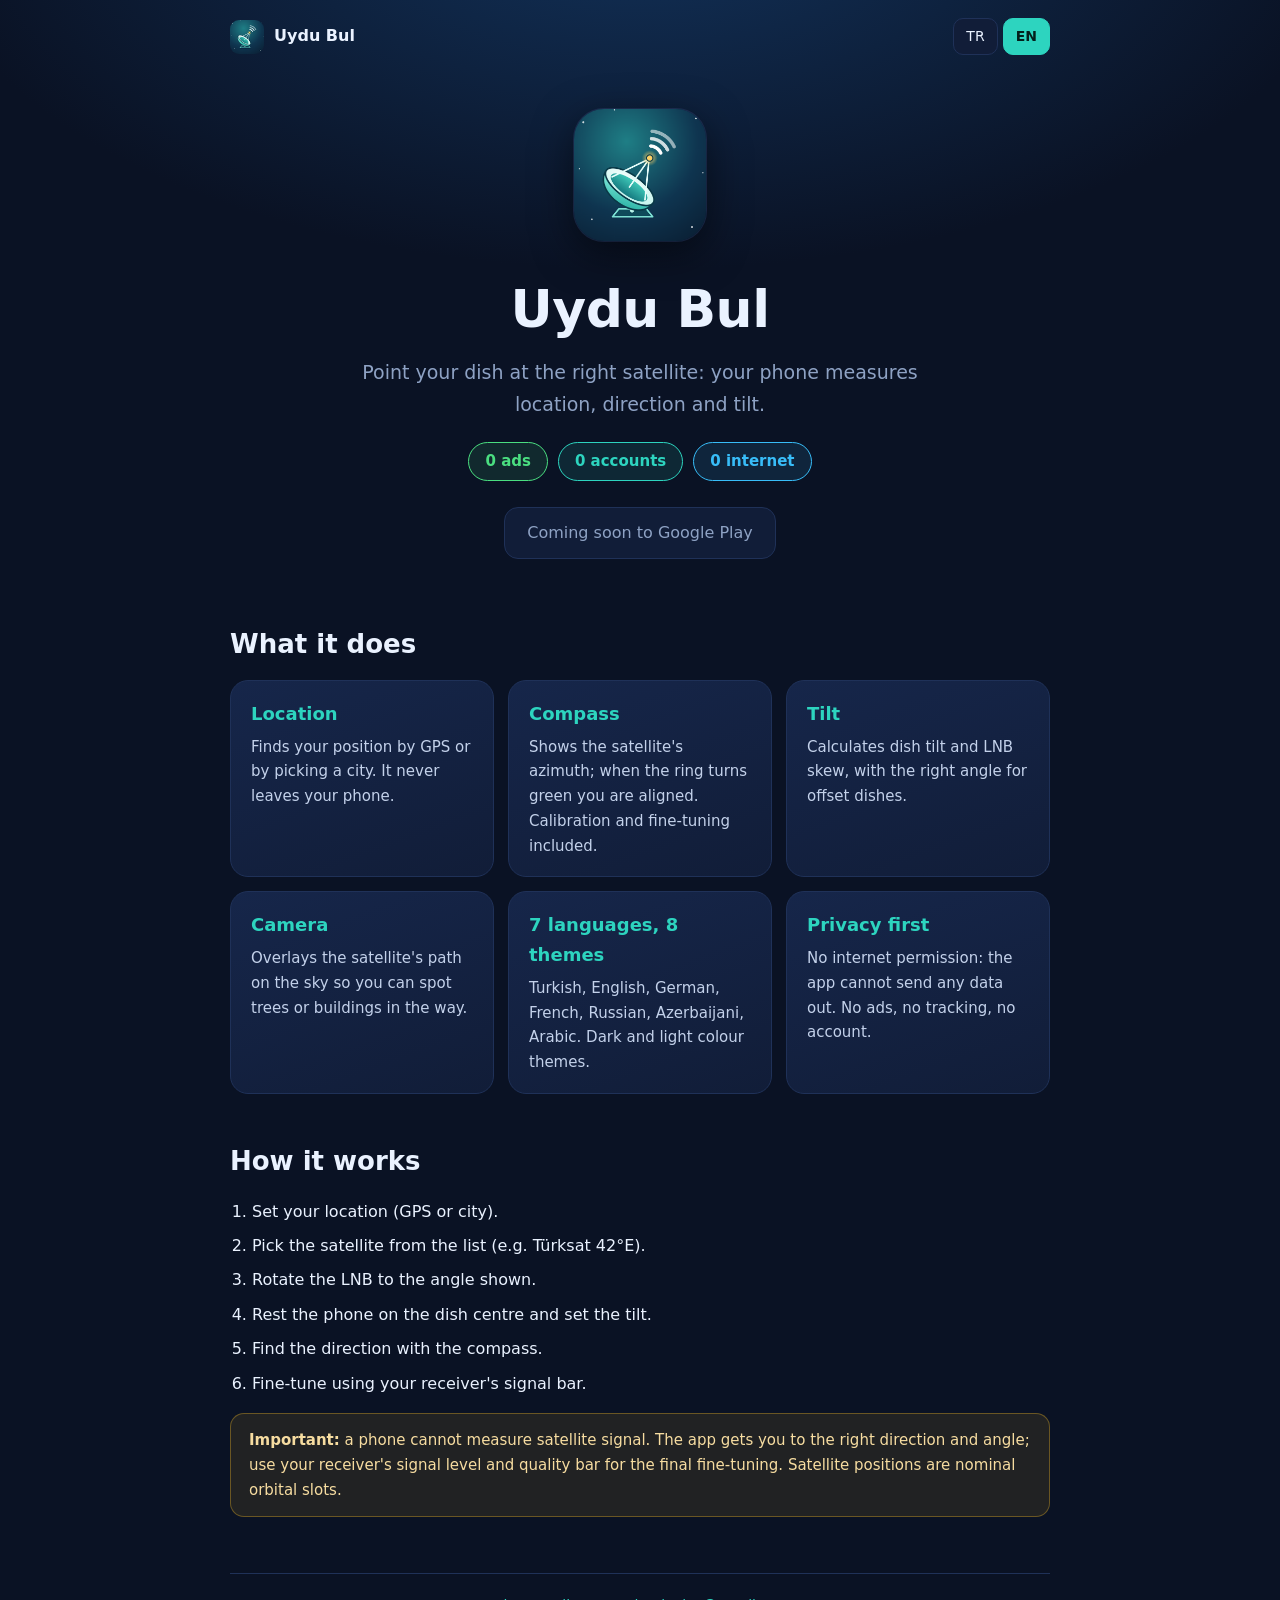
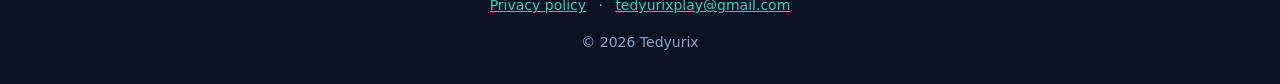
<file: index.html>
<!doctype html>
<html lang="tr"><head><meta charset="utf-8"><meta name="viewport" content="width=device-width,initial-scale=1">
<title>Uydu Bul — Çanak anten ayarı | Satellite dish aligner</title>
<meta name="description" content="Uydu Bul: reklamsız, hesapsız, internet gerektirmeyen çanak anten ayarlama uygulaması. Ad-free satellite dish aligner, no account, no internet.">
<link rel="icon" href="favicon.png"><link rel="stylesheet" href="style.css"></head>
<body><div class="wrap">
<header class="top"><a class="brand" href="./"><img src="favicon.png" alt=""><span>Uydu Bul</span></a>
<div class="lang"><button data-l="tr" class="on">TR</button> <button data-l="en">EN</button></div></header>

<section class="hero">
<img src="icon.png" alt="Uydu Bul simgesi / app icon">
<h1>Uydu Bul</h1>
<p class="sub tr">Çanak antenini uydu için doğru noktaya getir: konum, yön ve eğimi telefonun ölçer.</p>
<p class="sub en">Point your dish at the right satellite: your phone measures location, direction and tilt.</p>
<div class="badges"><span class="b1 tr">0 reklam</span><span class="b1 en">0 ads</span><span class="b2 tr">0 hesap</span><span class="b2 en">0 accounts</span><span class="b3">0 internet</span></div>
<div class="soon tr">Google Play'de çok yakında</div><div class="soon en">Coming soon to Google Play</div>
</section>

<section>
<h2 class="tr">Neler yapar?</h2><h2 class="en">What it does</h2>
<div class="grid">
<div class="card"><h3 class="tr">Konum</h3><h3 class="en">Location</h3><p class="tr">GPS ile ya da şehir seçerek konumunu bulur. Konum yalnız telefonunda kalır.</p><p class="en">Finds your position by GPS or by picking a city. It never leaves your phone.</p></div>
<div class="card"><h3 class="tr">Pusula</h3><h3 class="en">Compass</h3><p class="tr">Seçtiğin uydunun azimutunu gösterir; ibre yeşile dönünce doğru yöndesin. Kalibrasyon ve ince ayar dahil.</p><p class="en">Shows the satellite's azimuth; when the ring turns green you are aligned. Calibration and fine-tuning included.</p></div>
<div class="card"><h3 class="tr">Eğim</h3><h3 class="en">Tilt</h3><p class="tr">Çanağın eğimini ve LNB dönüşünü hesaplar; offset çanak için doğru açıyı gösterir.</p><p class="en">Calculates dish tilt and LNB skew, with the right angle for offset dishes.</p></div>
<div class="card"><h3 class="tr">Kamera</h3><h3 class="en">Camera</h3><p class="tr">Gökyüzünde uydunun yolunu gösterir; önünde ağaç ya da bina var mı görürsün.</p><p class="en">Overlays the satellite's path on the sky so you can spot trees or buildings in the way.</p></div>
<div class="card"><h3 class="tr">7 dil, 8 tema</h3><h3 class="en">7 languages, 8 themes</h3><p class="tr">Türkçe, İngilizce, Almanca, Fransızca, Rusça, Azerice, Arapça. Koyu ve açık renk temaları.</p><p class="en">Turkish, English, German, French, Russian, Azerbaijani, Arabic. Dark and light colour themes.</p></div>
<div class="card"><h3 class="tr">Gizlilik önce</h3><h3 class="en">Privacy first</h3><p class="tr">İnternet izni yok: uygulama hiçbir veriyi dışarı gönderemez. Reklam, takip, hesap yok.</p><p class="en">No internet permission: the app cannot send any data out. No ads, no tracking, no account.</p></div>
</div></section>

<section>
<h2 class="tr">Nasıl kullanılır?</h2><h2 class="en">How it works</h2>
<ol class="steps tr"><li>Konumunu belirle (GPS ya da şehir).</li><li>Listeden uyduyu seç (ör. Türksat 42°D).</li><li>LNB'yi gösterilen açıya çevir.</li><li>Telefonu çanağın ortasına yasla, eğimi ayarla.</li><li>Pusulayla yönü bul.</li><li>Alıcıdaki sinyal çubuğuna bakarak ince ayar yap.</li></ol>
<ol class="steps en"><li>Set your location (GPS or city).</li><li>Pick the satellite from the list (e.g. Türksat 42°E).</li><li>Rotate the LNB to the angle shown.</li><li>Rest the phone on the dish centre and set the tilt.</li><li>Find the direction with the compass.</li><li>Fine-tune using your receiver's signal bar.</li></ol>
<p class="note tr"><b>Önemli:</b> Telefon uydu sinyalini ölçemez. Uygulama sizi doğru yöne ve açıya getirir; son ince ayar için alıcınızın sinyal seviyesi ve kalite çubuğunu kullanın. Uydu konumları nominal yörünge slotlarıdır.</p>
<p class="note en"><b>Important:</b> a phone cannot measure satellite signal. The app gets you to the right direction and angle; use your receiver's signal level and quality bar for the final fine-tuning. Satellite positions are nominal orbital slots.</p>
</section>

<footer>
<div><a href="privacy.html" class="tr">Gizlilik politikası</a><a href="privacy.html#en" class="en">Privacy policy</a> · <a href="mailto:tedyurixplay@gmail.com">tedyurixplay@gmail.com</a></div>
<p>© 2026 Tedyurix</p></footer>
</div><script src="lang.js"></script></body></html>
</file>
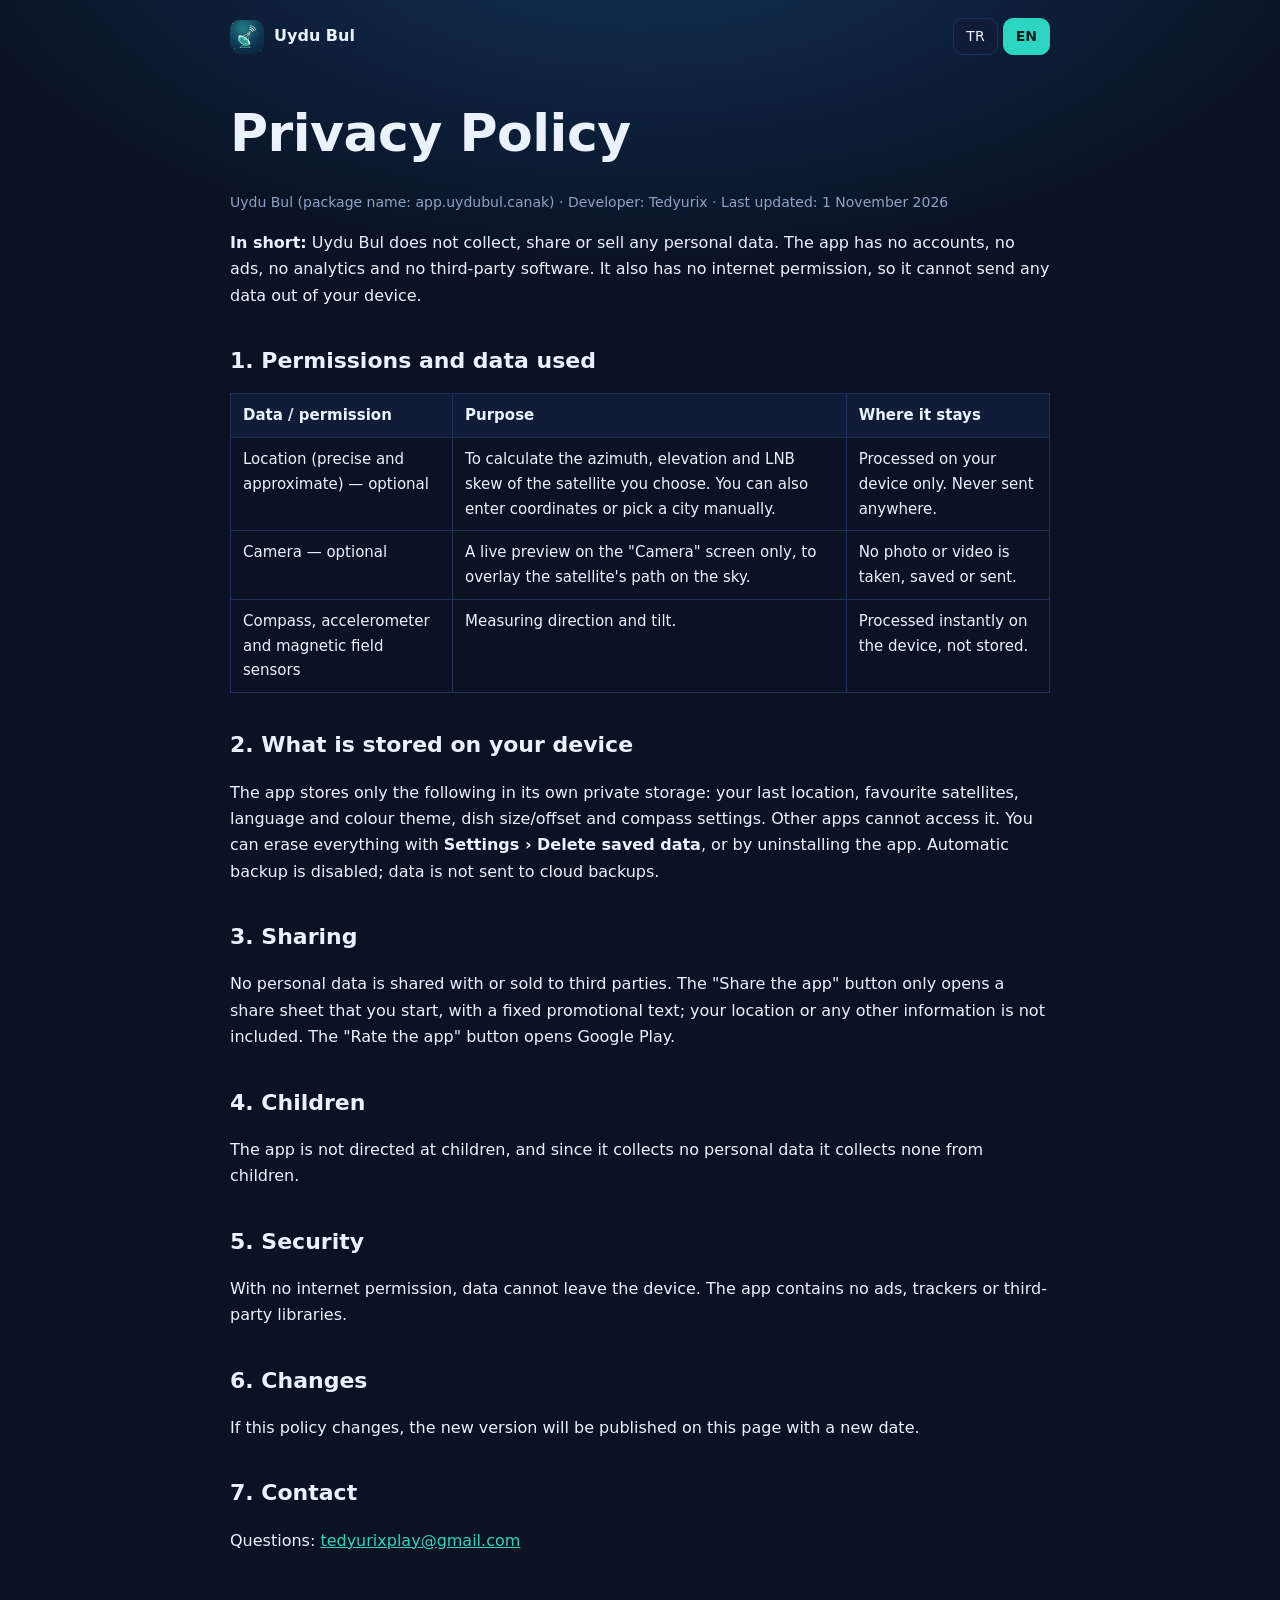
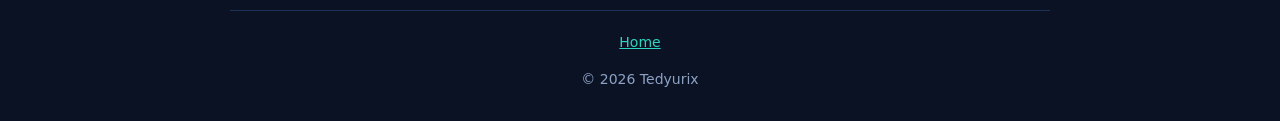
<file: privacy.html>
<!doctype html>
<html lang="tr"><head><meta charset="utf-8"><meta name="viewport" content="width=device-width,initial-scale=1">
<title>Gizlilik Politikası / Privacy Policy — Uydu Bul</title>
<meta name="robots" content="index,follow"><link rel="icon" href="favicon.png"><link rel="stylesheet" href="style.css"></head>
<body><div class="wrap">
<header class="top"><a class="brand" href="./"><img src="favicon.png" alt=""><span>Uydu Bul</span></a>
<div class="lang"><button data-l="tr" class="on">TR</button> <button data-l="en">EN</button></div></header>

<article class="tr">
<h1>Gizlilik Politikası</h1>
<p class="date">Uydu Bul (paket adı: app.uydubul.canak) · Geliştirici: Tedyurix · Son güncelleme: 1 Kasım 2026</p>
<p><b>Kısaca:</b> Uydu Bul sizden hiçbir kişisel veri toplamaz, kimseyle paylaşmaz ve satmaz. Uygulamada hesap, reklam, analiz aracı ve üçüncü taraf yazılım yoktur. Uygulamanın internet izni de yoktur; bu yüzden hiçbir veriyi cihazınızdan dışarı gönderemez.</p>

<h2>1. Kullanılan izinler ve veriler</h2>
<table><tr><th>Veri / izin</th><th>Ne için</th><th>Nerede kalır</th></tr>
<tr><td>Konum (hassas ve yaklaşık) — isteğe bağlı</td><td>Seçtiğiniz uydunun azimut, elevasyon ve LNB açısını hesaplamak için. İsterseniz konumu elle girebilir ya da şehir seçebilirsiniz.</td><td>Yalnızca cihazınızda işlenir. Hiçbir yere gönderilmez.</td></tr>
<tr><td>Kamera — isteğe bağlı</td><td>Yalnızca "Kamera" ekranında gökyüzü üzerine uydu yolunu göstermek için canlı önizleme.</td><td>Fotoğraf veya video çekilmez, kaydedilmez, gönderilmez.</td></tr>
<tr><td>Pusula, ivme ve manyetik alan sensörleri</td><td>Yön ve eğim ölçümü.</td><td>Anlık olarak cihazda işlenir, saklanmaz.</td></tr></table>

<h2>2. Cihazda saklananlar</h2>
<p>Uygulama şu bilgileri yalnızca kendi özel depolama alanında saklar: son konumunuz, favori uydularınız, dil ve renk teması, çanak boyutu/offset ve pusula ayarları. Bu bilgilere diğer uygulamalar erişemez. <b>Ayarlar › Kayıtlı verileri sil</b> ile hepsini silebilir ya da uygulamayı kaldırarak tamamen yok edebilirsiniz. Otomatik yedekleme kapalıdır; veriler bulut yedeğine gönderilmez.</p>

<h2>3. Paylaşım</h2>
<p>Kişisel veri üçüncü taraflarla paylaşılmaz, satılmaz. "Uygulamayı paylaş" düğmesi yalnızca sizin başlattığınız bir paylaşım penceresi açar ve içine sabit bir tanıtım metni koyar; konumunuz veya başka bir bilginiz eklenmez. "Uygulamayı değerlendir" düğmesi Google Play'i açar.</p>

<h2>4. Çocuklar</h2>
<p>Uygulama çocuklara yönelik değildir ve hiçbir kişisel veri toplamadığı için çocuklardan da veri toplamaz.</p>

<h2>5. Güvenlik</h2>
<p>İnternet izni olmadığı için veri dışarı çıkamaz. Uygulama reklam, takip ve üçüncü taraf kütüphane içermez.</p>

<h2>6. Değişiklikler</h2>
<p>Bu politika değişirse bu sayfada yeni tarihle yayınlanır.</p>

<h2>7. İletişim</h2>
<p>Sorularınız için: <a href="mailto:tedyurixplay@gmail.com">tedyurixplay@gmail.com</a></p>
</article>

<article class="en">
<h1>Privacy Policy</h1>
<p class="date">Uydu Bul (package name: app.uydubul.canak) · Developer: Tedyurix · Last updated: 1 November 2026</p>
<p><b>In short:</b> Uydu Bul does not collect, share or sell any personal data. The app has no accounts, no ads, no analytics and no third-party software. It also has no internet permission, so it cannot send any data out of your device.</p>

<h2>1. Permissions and data used</h2>
<table><tr><th>Data / permission</th><th>Purpose</th><th>Where it stays</th></tr>
<tr><td>Location (precise and approximate) — optional</td><td>To calculate the azimuth, elevation and LNB skew of the satellite you choose. You can also enter coordinates or pick a city manually.</td><td>Processed on your device only. Never sent anywhere.</td></tr>
<tr><td>Camera — optional</td><td>A live preview on the "Camera" screen only, to overlay the satellite's path on the sky.</td><td>No photo or video is taken, saved or sent.</td></tr>
<tr><td>Compass, accelerometer and magnetic field sensors</td><td>Measuring direction and tilt.</td><td>Processed instantly on the device, not stored.</td></tr></table>

<h2>2. What is stored on your device</h2>
<p>The app stores only the following in its own private storage: your last location, favourite satellites, language and colour theme, dish size/offset and compass settings. Other apps cannot access it. You can erase everything with <b>Settings › Delete saved data</b>, or by uninstalling the app. Automatic backup is disabled; data is not sent to cloud backups.</p>

<h2>3. Sharing</h2>
<p>No personal data is shared with or sold to third parties. The "Share the app" button only opens a share sheet that you start, with a fixed promotional text; your location or any other information is not included. The "Rate the app" button opens Google Play.</p>

<h2>4. Children</h2>
<p>The app is not directed at children, and since it collects no personal data it collects none from children.</p>

<h2>5. Security</h2>
<p>With no internet permission, data cannot leave the device. The app contains no ads, trackers or third-party libraries.</p>

<h2>6. Changes</h2>
<p>If this policy changes, the new version will be published on this page with a new date.</p>

<h2>7. Contact</h2>
<p>Questions: <a href="mailto:tedyurixplay@gmail.com">tedyurixplay@gmail.com</a></p>
</article>

<footer><div><a href="./" class="tr">Ana sayfa</a><a href="./#en" class="en">Home</a></div><p>© 2026 Tedyurix</p></footer>
</div><script src="lang.js"></script></body></html>
</file>
<file: style.css>
:root{--bg:#0A1224;--card:#111D38;--line:#1F3158;--acc:#2DD4BF;--acc2:#38BDF8;--txt:#EAF2FF;--dim:#8EA2C4}
*{box-sizing:border-box}html{scroll-behavior:smooth}
body{margin:0;background:radial-gradient(1200px 600px at 50% -10%,#12325a 0,var(--bg) 60%) fixed,var(--bg);color:var(--txt);font:16px/1.65 system-ui,-apple-system,"Segoe UI",Roboto,sans-serif}
a{color:var(--acc)}a:hover{color:var(--acc2)}
.wrap{max-width:860px;margin:0 auto;padding:0 20px}
header.top{display:flex;align-items:center;justify-content:space-between;padding:18px 0}
.brand{display:flex;align-items:center;gap:10px;font-weight:700;color:var(--txt);text-decoration:none}
.brand img{width:34px;height:34px;border-radius:9px}
.lang button{background:var(--card);color:var(--txt);border:1px solid var(--line);border-radius:10px;padding:6px 12px;font:inherit;font-size:14px;cursor:pointer}
.lang button.on{background:var(--acc);color:#04201C;border-color:var(--acc);font-weight:700}
.hero{text-align:center;padding:36px 0 18px}
.hero img{width:132px;height:132px;border-radius:30px;box-shadow:0 12px 40px #0008,0 0 0 1px var(--line)}
h1{font-size:clamp(34px,7vw,52px);margin:18px 0 4px;letter-spacing:-.5px}
.sub{color:var(--dim);font-size:19px;margin:0 auto 22px;max-width:560px}
.badges{display:flex;gap:10px;justify-content:center;flex-wrap:wrap;margin:18px 0 26px}
.badges span{border:1px solid var(--acc);color:var(--acc);background:#2dd4bf1c;border-radius:20px;padding:6px 16px;font-weight:700;font-size:15px}
.badges span.b1{border-color:#4ADE80;color:#4ADE80;background:#4ade801c}
.badges span.b3{border-color:var(--acc2);color:var(--acc2);background:#38bdf81c}
.soon{display:inline-block;background:var(--card);border:1px solid var(--line);border-radius:14px;padding:12px 22px;color:var(--dim)}
h2{font-size:26px;margin:46px 0 14px}
.grid{display:grid;grid-template-columns:repeat(auto-fit,minmax(240px,1fr));gap:14px}
.card{background:linear-gradient(160deg,#16264a,var(--card));border:1px solid var(--line);border-radius:18px;padding:18px 20px}
.card h3{margin:0 0 6px;font-size:18px;color:var(--acc)}
.card p{margin:0;color:#c3d1ea;font-size:15px}
ol.steps{padding-left:22px}ol.steps li{margin:8px 0}
.note{background:#fbbf2418;border:1px solid #fbbf2455;border-radius:14px;padding:14px 18px;color:#f6dca0;font-size:15px}
footer{margin:56px 0 30px;padding-top:20px;border-top:1px solid var(--line);color:var(--dim);font-size:14px;text-align:center}
footer a{margin:0 8px}
.en{display:none}body.lang-en .tr{display:none}body.lang-en .en{display:revert}.soon.en{display:none}body.lang-en .soon.en{display:inline-block}
article h2{font-size:22px;margin-top:34px}article h3{font-size:17px;margin:20px 0 4px}
article li{margin:4px 0}.date{color:var(--dim);font-size:14px}
table{width:100%;border-collapse:collapse;font-size:15px;margin:10px 0}th,td{border:1px solid var(--line);padding:9px 12px;text-align:left;vertical-align:top}th{background:var(--card)}
</file>
